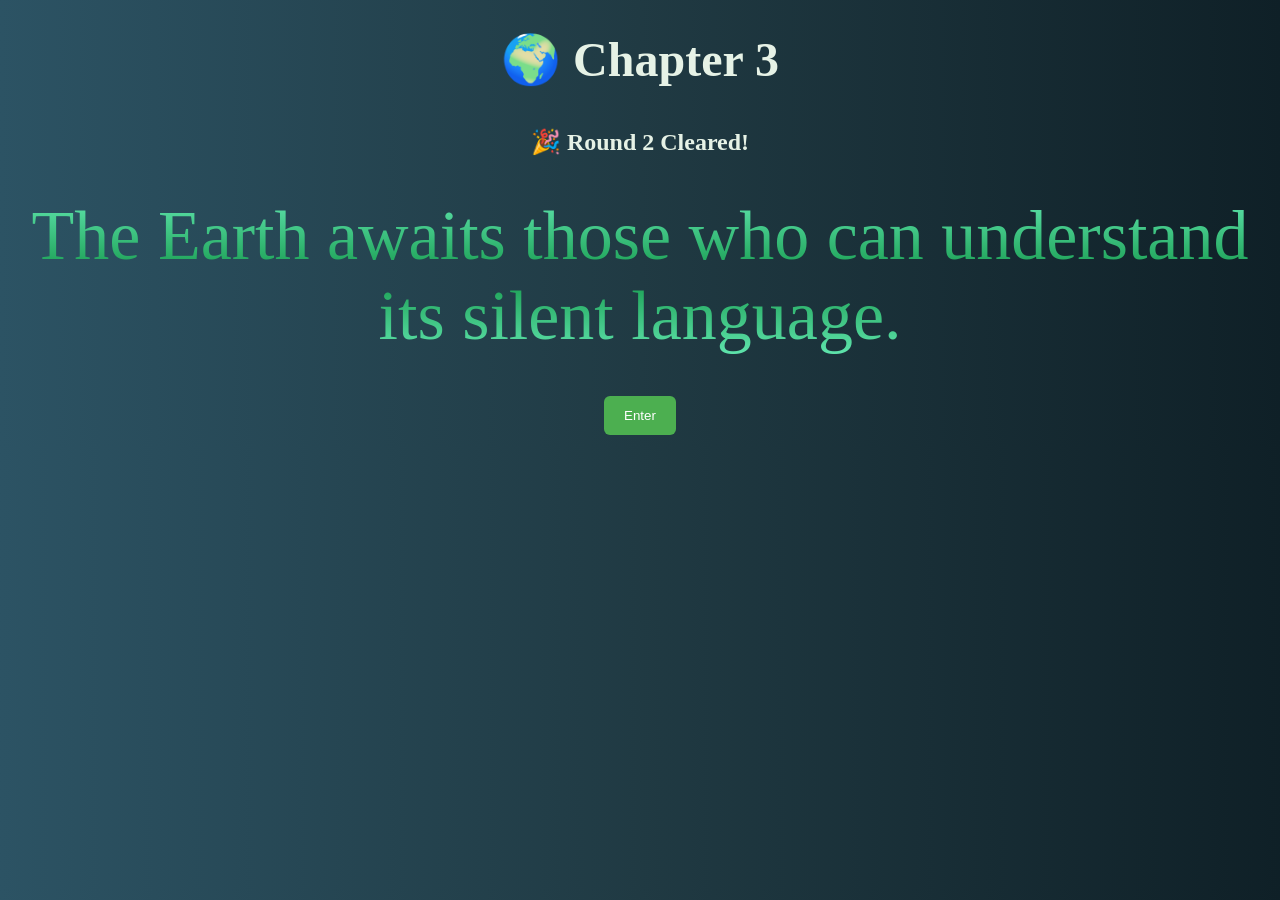
<file: index.html>
<!DOCTYPE html>
<html>
<head>
    <title>Re:Verse</title>
    <link rel="stylesheet" href="style.css">
</head>
<body>

<div class="overlay">
    <div class="container">
        <h1 class = 'h1'>🌍 Chapter 3 </h1>
        <h2 class="h2">🎉 Round 2 Cleared!</h2>
        <p class = 'p' >The Earth awaits those who can understand its silent language.</p>
        <button onclick="nextPage()">Enter</button>
    </div>
</div>

<script>
function nextPage() { 
    window.location.href = "riddle.html";
}
</script>

</body>
</html>
</file>
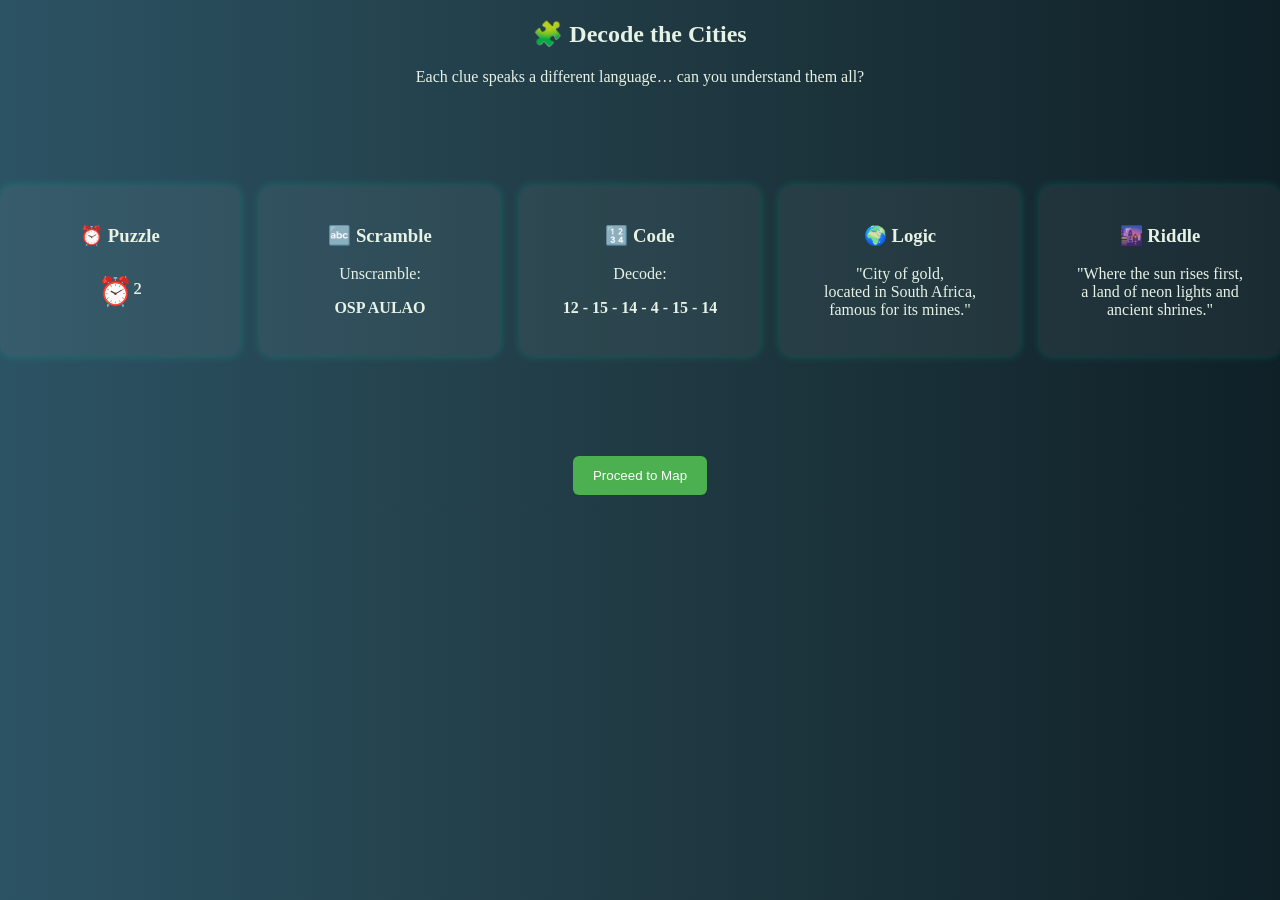
<file: riddle.html>
<!DOCTYPE html>
<html>
<head>
<link rel="stylesheet" href="style.css">
</head>
<body>

<div class="container">
    <h2>🧩 Decode the Cities</h2>
    <p>Each clue speaks a different language… can you understand them all?</p>

    <div class="card-container">

        <!-- CARD 1 -->
         <div class="card">
            <h3>⏰ Puzzle</h3>
            <p style="font-size: 28px;">⏰²</p>
        </div>

        <!-- CARD 2 -->
        <div class="card">
            <h3>🔤 Scramble</h3>
            <p>Unscramble:</p>
            <p><b>OSP AULAO</b></p>
        </div>

        <!-- CARD 3 -->
        <div class="card">
            <h3>🔢 Code</h3>
            <p>Decode:</p>
            <p><b>12 - 15 - 14 - 4 - 15 - 14</b></p>
        </div>

        <!-- CARD 4 -->
         <div class="card">
            <h3>🌍 Logic</h3>
            <p>
            "City of gold,<br>
            located in South Africa,<br>
            famous for its mines."
            </p>
        </div>

        <!-- CARD 5 -->
         <div class="card">
            <h3>🌆 Riddle</h3>
            <p>
            "Where the sun rises first,<br>
            a land of neon lights and ancient shrines."
            </p>
        </div>
       

    </div>

    <button class="button" onclick="goNext()">Proceed to Map</button>
</div>

<script>
function goNext(){
    window.location.href = "map.html";
}
</script>

</body>
</html>
</file>
<file: style.css>
/* PAGE */
body {
    margin: 0;
    font-family: 'Segoe UI', sans-serif;
    background: linear-gradient(to left, #0f2027, #203a43, #2c5364);
    color: #e6f2e6;
    text-align: center;
    font-family: cursive;
}

/* .container {
    padding: 270px;
} */

.h1 {
    font-size: 48px;
    margin-bottom: 40px;
    font-family:cursive;
}
.h2 {
    font-size: 24px;
    margin-bottom: 40px;
    font-family:cursive;
}
.p {
    font-size: 70px;
    margin-top: 20px;
    margin-bottom: 30px;
    font-family:cursive;
    background: -webkit-linear-gradient(rgb(96, 229, 174), rgb(22, 154, 77), rgb(96, 229, 174));
  -webkit-background-clip: text;
  -webkit-text-fill-color: transparent;
}

.button {
    padding: 12px 20px;
    margin: 10px;
    border: none;
    border-radius: 6px;
    background-color: #4CAF50;
    color: white;
    cursor: pointer;
    margin-top: 100px;
}

/* MAP BOX */
.map-wrapper {
    position: relative;
    width: 900px;
    height: 500px;
    margin: auto;
    border: 3px solid #a8e6cf;
    border-radius: 10px;
    overflow: hidden;
    background: black;
}

/* MAP IMAGE */
#mapImage {
    width: 100%;
    height: 100%;
    object-fit: cover;
}

/* GRID LINES */
.lat-line, .lon-line {
    position: absolute;
    background: rgba(255,255,255,0.3);
    z-index: 2;
}

.lat-line {
    width: 100%;
    height: 1px;
}

.lon-line {
    width: 1px;
    height: 100%;
}

/* LABELS */
.label {
    position: absolute;
    font-size: 11px;
    color: #d4f5d4;
    background: rgba(0,0,0,0.6);
    padding: 2px 4px;
    border-radius: 4px;
    z-index: 3;
    pointer-events: none;
}

/* MARKERS */
.marker {
    width: 12px;
    height: 12px;
    background: red;
    border-radius: 50%;
    position: absolute;
    transform: translate(-50%, -50%);
    cursor: pointer;
    z-index: 5;
}

/* BUTTONS */
button {
    padding: 12px 20px;
    margin: 10px;
    border: none;
    border-radius: 6px;
    background-color: #4CAF50;
    color: white;
    cursor: pointer;
}

button:hover {
    background-color: #45a049;
}

/* ZOOM */
.zoom-controls {
    margin: 10px;
}

.card-container {
    display: grid;
    grid-template-columns: repeat(auto-fit, minmax(220px, 1fr));
    gap: 20px;
    margin-top: 100px;
}

.card {
    background: rgba(255,255,255,0.05);
    border-radius: 12px;
    padding: 20px;
    box-shadow: 0 0 10px rgba(0,255,200,0.2);
    transition: transform 0.2s ease, box-shadow 0.2s ease;
}

.card:hover {
    transform: translateY(-5px);
    box-shadow: 0 0 20px rgba(0,255,200,0.5);
}

/* .card img {
    width: 100%;
    border-radius: 8px;
    margin-top: 10px;
} */
</file>
